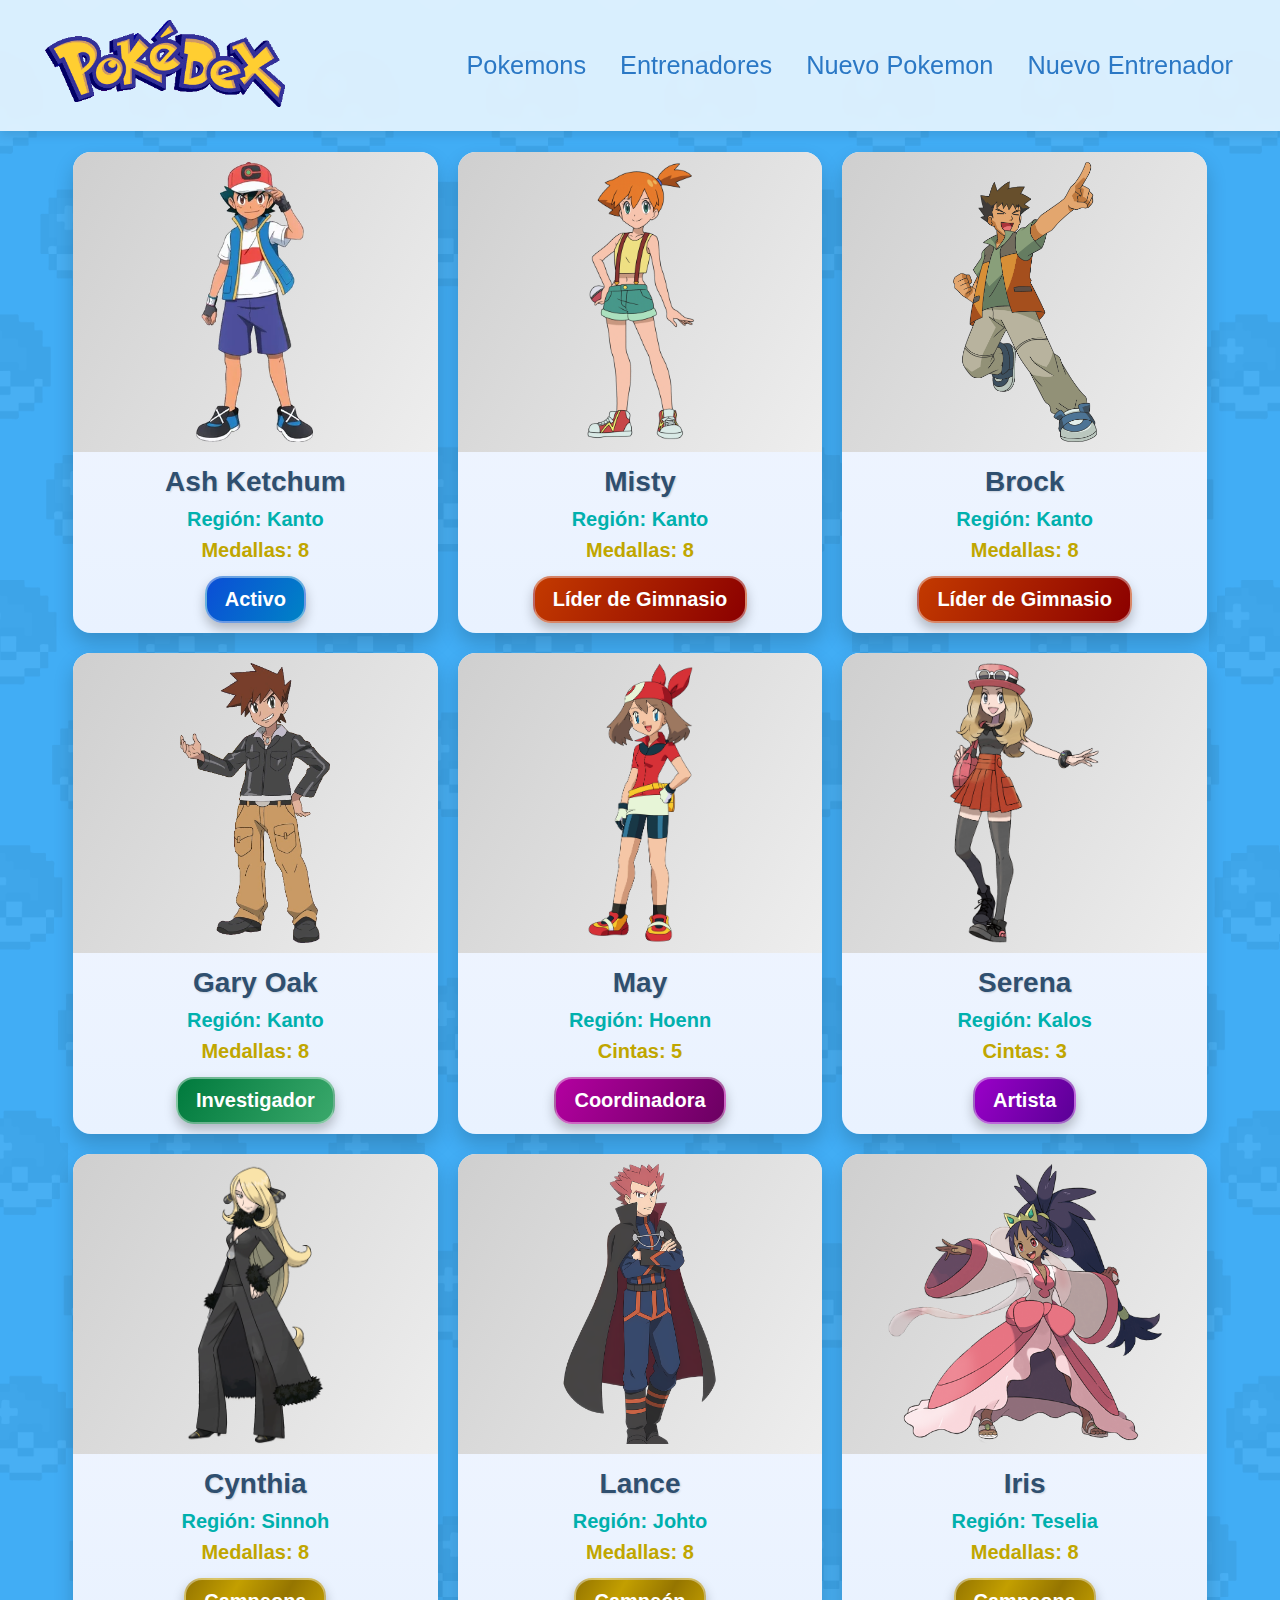
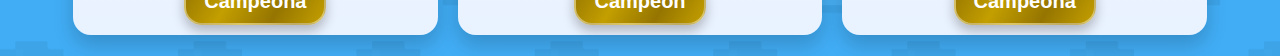
<file: trainers.html>
<!DOCTYPE html>
<html lang="es">
<head>
    <meta charset="UTF-8">
    <meta name="viewport" content="width=device-width, initial-scale=1.0">
    <title>Pokedex</title>
    <link rel="stylesheet" href="assets/css/menu.css">
    <link rel="stylesheet" href="assets/css/trainers.css">
</head>
<body>
    <nav class="navbar">
        <div class="nav-container">
            <div class="nav-logo">
                <img src="assets/img/Pokédex_logo.png" alt="nav-logo">    
            </div>
            <ul class="nav-menu">
                <li class="nav-item"><a href="index.html" class="nav-link">Pokemons</a></li>
                <li class="nav-item"><a href="trainers.html" class="nav-link">Entrenadores</a></li>
                <li class="nav-item"><a href="#nuevo-pokemon" class="nav-link">Nuevo Pokemon</a></li>
                <li class="nav-item"><a href="#nuevo-entrenador" class="nav-link">Nuevo Entrenador</a></li>
            </ul>
        </div>
    </nav>

    <main class="container">
        <section id="entrenadores" class="trainers-grid">
            <div class="trainer-card">
                <img src="assets/img/ash ketchum.webp" alt="Ash Ketchum" class="trainer-image">
                <div class="trainer-info">
                    <h3 class="trainer-name">Ash Ketchum</h3>
                    <p class="trainer-region">Región: Kanto</p>
                    <p class="trainer-badges">Medallas: 8</p>
                    <span class="trainer-status status-active">Activo</span>
                </div>
            </div>

            <div class="trainer-card">
                <img src="assets/img/Misty.webp" alt="Misty" class="trainer-image">
                <div class="trainer-info">
                    <h3 class="trainer-name">Misty</h3>
                    <p class="trainer-region">Región: Kanto</p>
                    <p class="trainer-badges">Medallas: 8</p>
                    <span class="trainer-status status-gym-leader">Líder de Gimnasio</span>
                </div>
            </div>

            <div class="trainer-card">
                <img src="assets/img/Brock.webp" alt="Brock" class="trainer-image">
                <div class="trainer-info">
                    <h3 class="trainer-name">Brock</h3>
                    <p class="trainer-region">Región: Kanto</p>
                    <p class="trainer-badges">Medallas: 8</p>
                    <span class="trainer-status status-gym-leader">Líder de Gimnasio</span>
                </div>
            </div>

            <div class="trainer-card">
                <img src="assets/img/Gary_Oak.webp" alt="Gary Oak" class="trainer-image">
                <div class="trainer-info">
                    <h3 class="trainer-name">Gary Oak</h3>
                    <p class="trainer-region">Región: Kanto</p>
                    <p class="trainer-badges">Medallas: 8</p>
                    <span class="trainer-status status-researcher">Investigador</span>
                </div>
            </div>

            <div class="trainer-card">
                <img src="assets/img/may.webp" alt="May" class="trainer-image">
                <div class="trainer-info">
                    <h3 class="trainer-name">May</h3>
                    <p class="trainer-region">Región: Hoenn</p>
                    <p class="trainer-badges">Cintas: 5</p>
                    <span class="trainer-status status-coordinator">Coordinadora</span>
                </div>
            </div>

            <div class="trainer-card">
                <img src="assets/img/800px-Serena.png" alt="Serena" class="trainer-image">
                <div class="trainer-info">
                    <h3 class="trainer-name">Serena</h3>
                    <p class="trainer-region">Región: Kalos</p>
                    <p class="trainer-badges">Cintas: 3</p>
                    <span class="trainer-status status-artist">Artista</span>
                </div>
            </div>

            <div class="trainer-card">
                <img src="assets/img/Cynthia.webp" alt="Cynthia" class="trainer-image">
                <div class="trainer-info">
                    <h3 class="trainer-name">Cynthia</h3>
                    <p class="trainer-region">Región: Sinnoh</p>
                    <p class="trainer-badges">Medallas: 8</p>
                    <span class="trainer-status status-champion">Campeona</span>
                </div>
            </div>

            <div class="trainer-card">
                <img src="assets/img/Lance.png" alt="Lance" class="trainer-image">
                <div class="trainer-info">
                    <h3 class="trainer-name">Lance</h3>
                    <p class="trainer-region">Región: Johto</p>
                    <p class="trainer-badges">Medallas: 8</p>
                    <span class="trainer-status status-champion">Campeón</span>
                </div>
            </div>

            <div class="trainer-card">
                <img src="assets/img/Iris.png" alt="Iris" class="trainer-image">
                <div class="trainer-info">
                    <h3 class="trainer-name">Iris</h3>
                    <p class="trainer-region">Región: Teselia</p>
                    <p class="trainer-badges">Medallas: 8</p>
                    <span class="trainer-status status-champion">Campeona</span>
                </div>
            </div>
        </section>
    </main>
</body>
</html>
</file>
<file: assets/css/menu.css>
*{
    margin: 0;
    padding: 0;
    box-sizing: border-box;
}

body {
    background-image: url("../img/fondo_pokebola.png");
    background-size: cover;
    background-position: center;
    background-repeat: no-repeat;
    background-color: rgb(65, 173, 245);
}



.navbar {
    
  position: sticky;
  top: 0;
  z-index: 1000;

  padding: 15px 40px;
  background-color: rgba(234, 246, 255, 0.9);
  backdrop-filter: blur(6px);
  box-shadow: 0 4px 10px rgba(0,0,0,0.1);
}


.nav-container {
    display: flex;
    justify-content: space-between;
    align-items: center;
    padding: 5px 5px;
    margin: 0 auto;
    max-width: 1200px;
    flex-wrap: wrap;
}

.nav-logo img {
    width: 240px;
    height: auto;
}

.nav-menu {
    display: flex;
    gap: 30px;
    list-style:none;
    flex-wrap: wrap;
}

.nav-link {
    font-family: Impact, Haettenschweiler, 'Arial Narrow Bold', sans-serif;
    text-decoration: none;
    color: #2b78c5;
    position: relative;
    transition: color 0.4s ease;
    font-size: 19pt;
    padding: 4px 2px;
}

.nav-link::after {
  content: "";
  position: absolute;
  width: 0%;
  height: 3px;
  background-color: #1b4f8a;
  left: 0;
  bottom: -6px;
  transform: scaleX(0);
  transform-origin: center;
  transition: transform 0.3s ease;
}

.nav-link:hover {
  color: #1b4f8a;
}

.nav-link:hover::after {
  transform: scaleX(1);
  width: 100%;
}

@media screen and ( max-width: 768px) {
    .nav-container{
        flex-direction: column;
        align-items: start;
        padding: 16px;
    }

    .nav-logo{
    width: 100%;
    height: auto;
    }

    .nav-menu{
        flex-direction: column;
        gap: 8px;
        width: 100%;
    }

    .nav-item{
        margin-top: 12px;
        width: 100%;
    }

    .nav-link{
        padding: 12px;
        width: 100%;
    }

    
}
</file>
<file: assets/css/trainers.css>
.container {
  max-width: 1200px;
  margin: 0 auto;
  padding: 5px;
}

.trainers-grid {
  display: flex;
  flex-wrap: wrap;
  justify-content: center;
  gap: 20px;
  padding: 16px 0;
}

.trainer-card {
  background: linear-gradient(180deg, #f5f7ff, #e9f2ff);
  border-radius: 18px;
  box-shadow: 0 10px 20px rgba(0, 0, 0, 0.18);
  overflow: hidden;
  flex: calc(33.3333% - 32px);
  max-width: calc(33.3333% - 32px);
  min-width: 300px;
  position: relative;
}

.trainer-card:hover {
  transform: translateY(-4px);
  box-shadow: 0 14px 30px rgba(0, 0, 0, 0.25);
  transition: transform 0.3s ease, box-shadow 0.3s ease;
}

.trainer-image {
  width: 100%;
  height: 300px;
  object-fit: contain;
  background: linear-gradient(120deg, #cfcfcf, #eeeeee);
  padding: 10px;
}

.trainer-info {
  padding: 10px 15px;
  display: flex;
  flex-direction: column;
  align-items: center;
  text-align: center;
}

.trainer-name {
  font-family: 'Nunito', sans-serif;
  font-size: 28px;
  text-transform: capitalize;
  color: #2f4f6f;
  font-weight: 800;
  margin-bottom: 6px;
  text-shadow: 1px 1px 2px rgba(0,0,0,0.15);
}

.trainer-region,
.trainer-badges {
  font-family: 'Poppins', sans-serif;
  font-weight: bold;
  font-size: 20px;
  text-transform: capitalize;
  margin: 4px 0;
}

.trainer-region {
  color: #00b0ad;
}

.trainer-badges {
  color: #c0a600;
}

.trainer-status {
   font-family: 'Poppins', sans-serif;
    font-weight: bold;
  margin-top: 10px;
  border-radius: 18px;
  padding: 10px 18px;
  font-size: 20px;
  font-weight: 700;
  color: #fff;
  box-shadow: 0 6px 12px rgba(0,0,0,0.25);
  border: 2px solid rgba(255,255,255,0.4);
}

.status-active {
  background: linear-gradient(120deg, #0b4ed6, #0083c6);
}

.status-researcher {
  background: linear-gradient(120deg, #007a3d, #3aa86b);
}

.status-champion {
  background: linear-gradient(120deg, #957500, #c39f00, #957500, #c39f00);
}

.status-artist {
  background: linear-gradient(120deg, #9a00c8, #5a0096);
}

.status-gym-leader {
  background: linear-gradient(120deg, #c33a00, #8b0000);
}

.status-coordinator {
  background: linear-gradient(120deg, #b300a0, #6b0061);
}


@media screen and (max-width: 548px) {
  .trainer-card {
    flex: 100%;
    max-width: 100%;
  }
}
</file>
